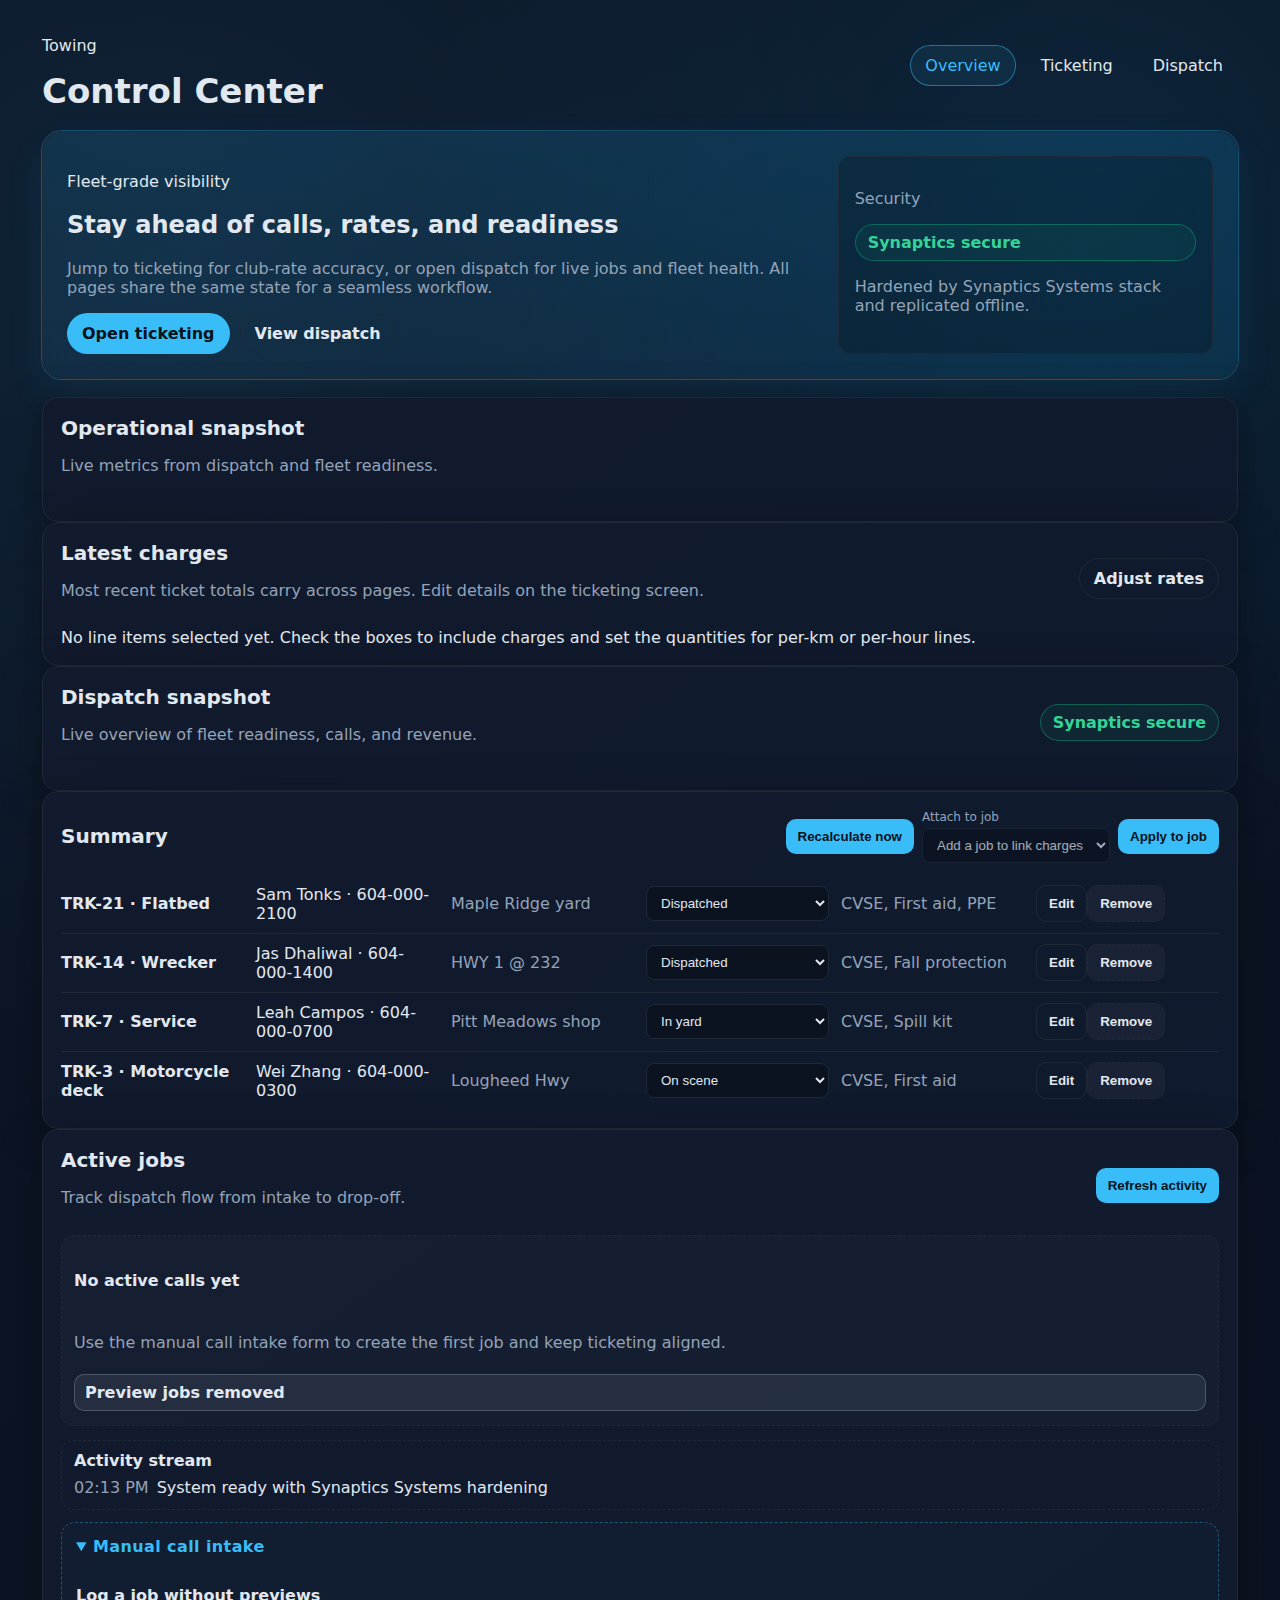
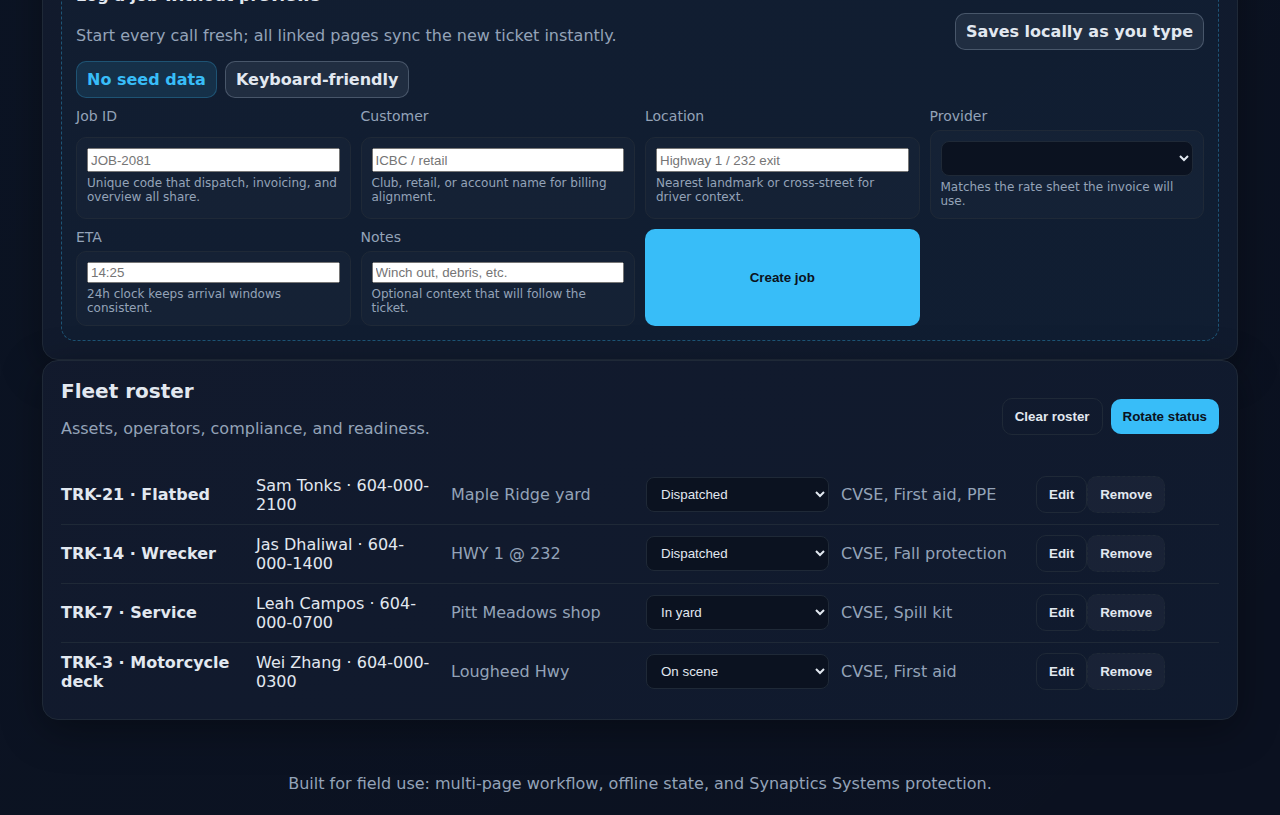
<file: index.html>
<!doctype html>
<html lang="en">
<head>
  <meta charset="UTF-8" />
  <meta name="viewport" content="width=device-width, initial-scale=1.0" />
  <title> Towing Control Center</title>
  <link rel="stylesheet" href="styles.css" />
</head>
<body>
  <header class="site-header">
    <div>
      <p class="eyebrow">Towing</p>
      <h1>Control Center</h1>
    </div>
    <nav class="nav">
      <a class="active" href="index.html">Overview</a>
      <a href="operations.html">Ticketing</a>
      <a href="dispatch.html">Dispatch</a>
    </nav>
  </header>

  <main class="page">
    <section class="hero">
      <div>
        <p class="eyebrow">Fleet-grade visibility</p>
        <h2>Stay ahead of calls, rates, and readiness</h2>
        <p class="muted">Jump to ticketing for club-rate accuracy, or open dispatch for live jobs and fleet health. All pages share the same state for a seamless workflow.</p>
        <div class="hero-actions">
          <a class="button" href="operations.html">Open ticketing</a>
          <a class="button secondary" href="dispatch.html">View dispatch</a>
        </div>
      </div>
      <div class="hero-card">
        <p class="muted">Security</p>
        <div class="status-pill secure-status" title="Synaptics Systems security posture">Synaptics secure</div>
        <p class="muted">Hardened by Synaptics Systems stack and replicated offline.</p>
      </div>
    </section>

    <section class="card">
      <div class="card-header">
        <div>
          <h2>Operational snapshot</h2>
          <p class="muted">Live metrics from dispatch and fleet readiness.</p>
        </div>
      </div>
      <div class="snapshot-grid"></div>
    </section>

    <section class="card">
      <div class="card-header">
        <div>
          <h2>Latest charges</h2>
          <p class="muted">Most recent ticket totals carry across pages. Edit details on the ticketing screen.</p>
        </div>
        <a class="button secondary" href="operations.html">Adjust rates</a>
      </div>
      <div class="summary-panel"></div>
    </section>

    <section class="card">
      <div class="card-header">
        <div>
          <h2>Dispatch snapshot</h2>
          <p class="muted">Live overview of fleet readiness, calls, and revenue.</p>
        </div>
        <div class="status-pill secure-status" title="Synaptics Systems security posture">Synaptics secure</div>
      </div>

      <div class="snapshot-grid"></div>
    </section>

    <section class="card">
      <div class="card-header">
        <h2>Summary</h2>
        <div class="summary-actions">
          <button class="recalculate" type="button">Recalculate now</button>
          <label class="job-link">
            Attach to job
            <select class="job-select"></select>
          </label>
          <button class="attach-to-job" type="button" class="secondary">Apply to job</button>
        </div>
      </div>
      <div class="fleet-roster"></div>
    </section>

    <section class="card">
      <div class="card-header">
        <div>
          <h2>Active jobs</h2>
          <p class="muted">Track dispatch flow from intake to drop-off.</p>
        </div>
        <button class="log-activity" type="button" class="secondary">Refresh activity</button>
      </div>
      <div class="job-board"></div>

      <details class="custom-add call-intake" open>
        <summary>Manual call intake</summary>
        <div class="intake-header">
          <div>
            <h4>Log a job without previews</h4>
            <p class="muted">Start every call fresh; all linked pages sync the new ticket instantly.</p>
            <div class="pill-row">
              <span class="pill">No seed data</span>
              <span class="pill muted-pill">Keyboard-friendly</span>
            </div>
          </div>
          <div class="pill muted-pill">Saves locally as you type</div>
        </div>
        <form class="job-form intake-grid">
          <label class="field-label">Job ID
            <div class="field-stack">
              <input name="id" required placeholder="JOB-2081" />
              <span class="input-hint">Unique code that dispatch, invoicing, and overview all share.</span>
            </div>
          </label>
          <label class="field-label">Customer
            <div class="field-stack">
              <input name="customer" required placeholder="ICBC / retail" />
              <span class="input-hint">Club, retail, or account name for billing alignment.</span>
            </div>
          </label>
          <label class="field-label">Location
            <div class="field-stack">
              <input name="location" required placeholder="Highway 1 / 232 exit" />
              <span class="input-hint">Nearest landmark or cross-street for driver context.</span>
            </div>
          </label>
          <label class="field-label">Provider
            <div class="field-stack">
              <select name="provider" required></select>
              <span class="input-hint">Matches the rate sheet the invoice will use.</span>
            </div>
          </label>
          <label class="field-label">ETA
            <div class="field-stack">
              <input name="eta" required placeholder="14:25" />
              <span class="input-hint">24h clock keeps arrival windows consistent.</span>
            </div>
          </label>
          <label class="field-label">Notes
            <div class="field-stack">
              <input name="notes" placeholder="Winch out, debris, etc." />
              <span class="input-hint">Optional context that will follow the ticket.</span>
            </div>
          </label>
          <button type="submit">Create job</button>
        </form>
      </details>
    </section>

    <section class="card">
      <div class="card-header">
        <div>
          <h2>Fleet roster</h2>
          <p class="muted">Assets, operators, compliance, and readiness.</p>
        </div>
        <div class="summary-actions">
          <button class="clear-roster secondary" type="button">Clear roster</button>
          <button class="rotate-roster" type="button" class="secondary">Rotate status</button>
        </div>
      </div>
      <div class="fleet-roster"></div>
    </section>

  </main>

  <footer class="footer">Built for field use: multi-page workflow, offline state, and Synaptics Systems protection.</footer>
  <script src="main.js"></script>
</body>
</html>
</file>
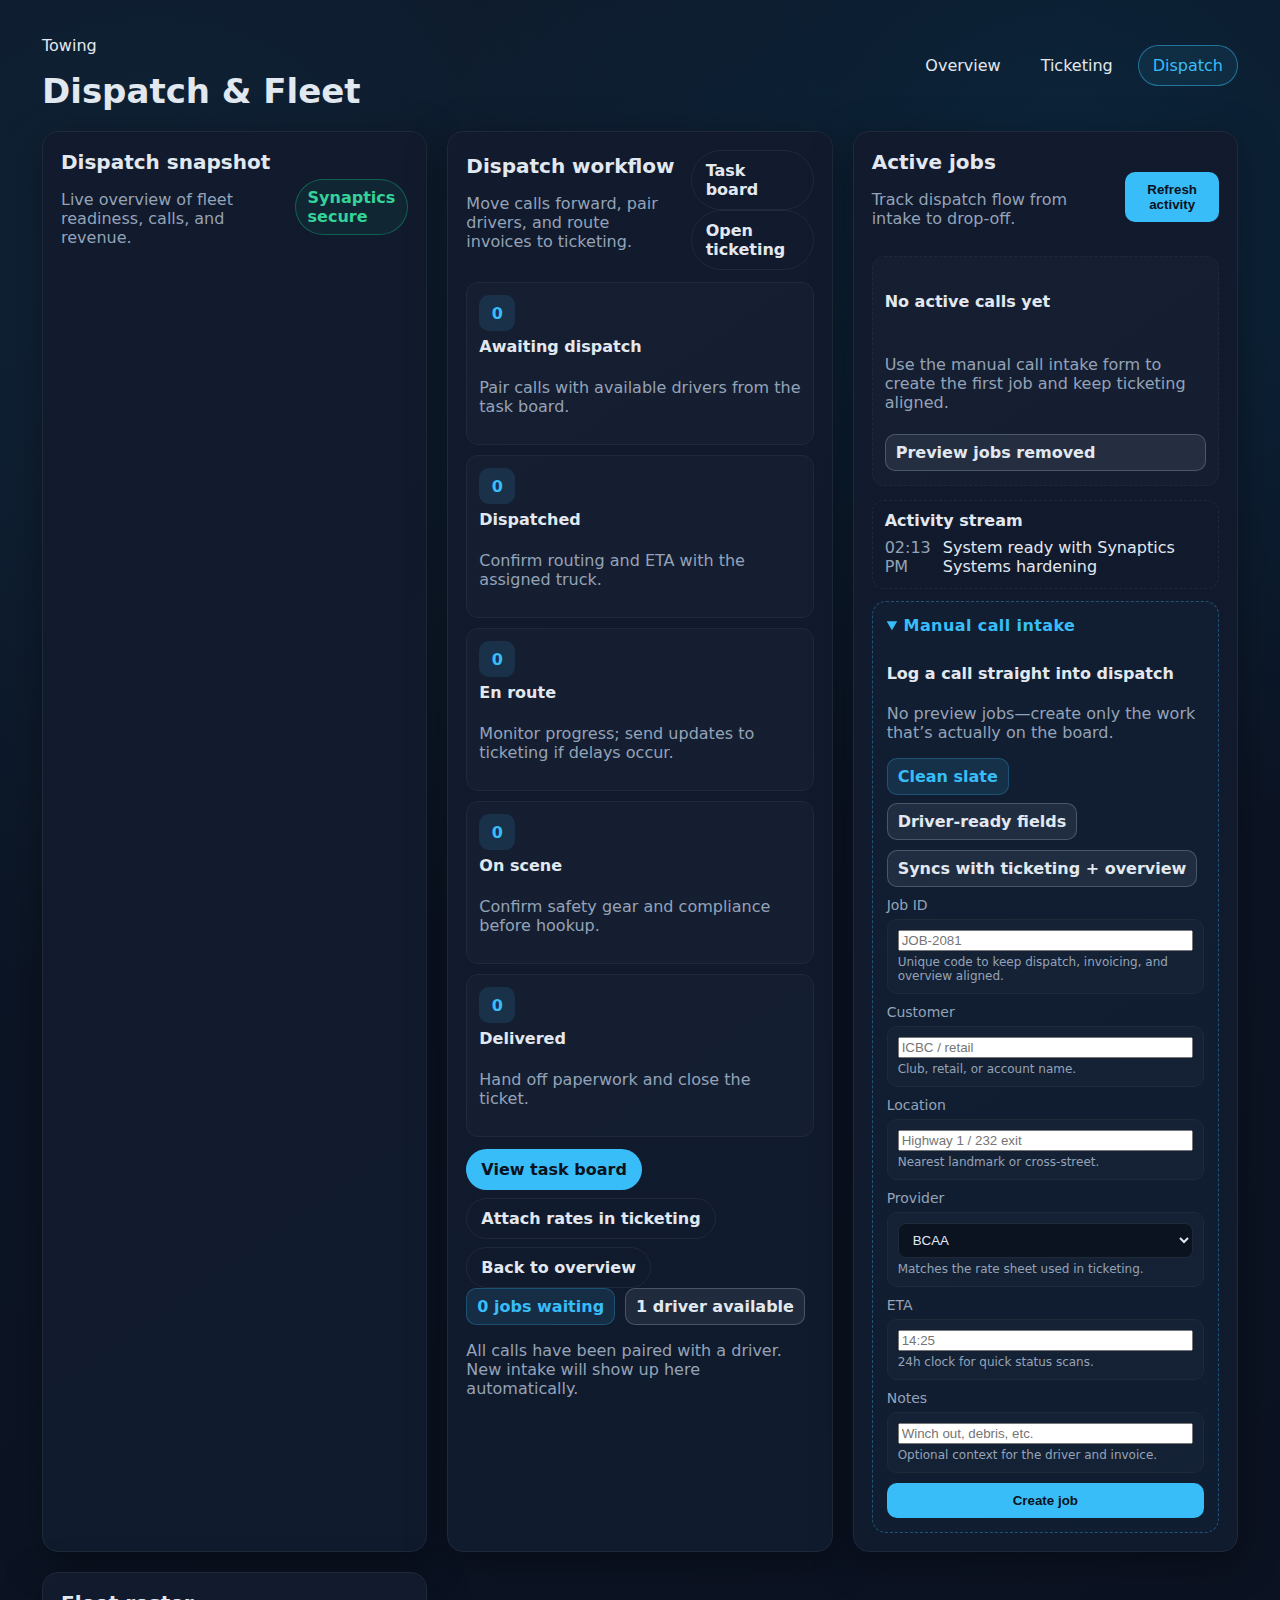
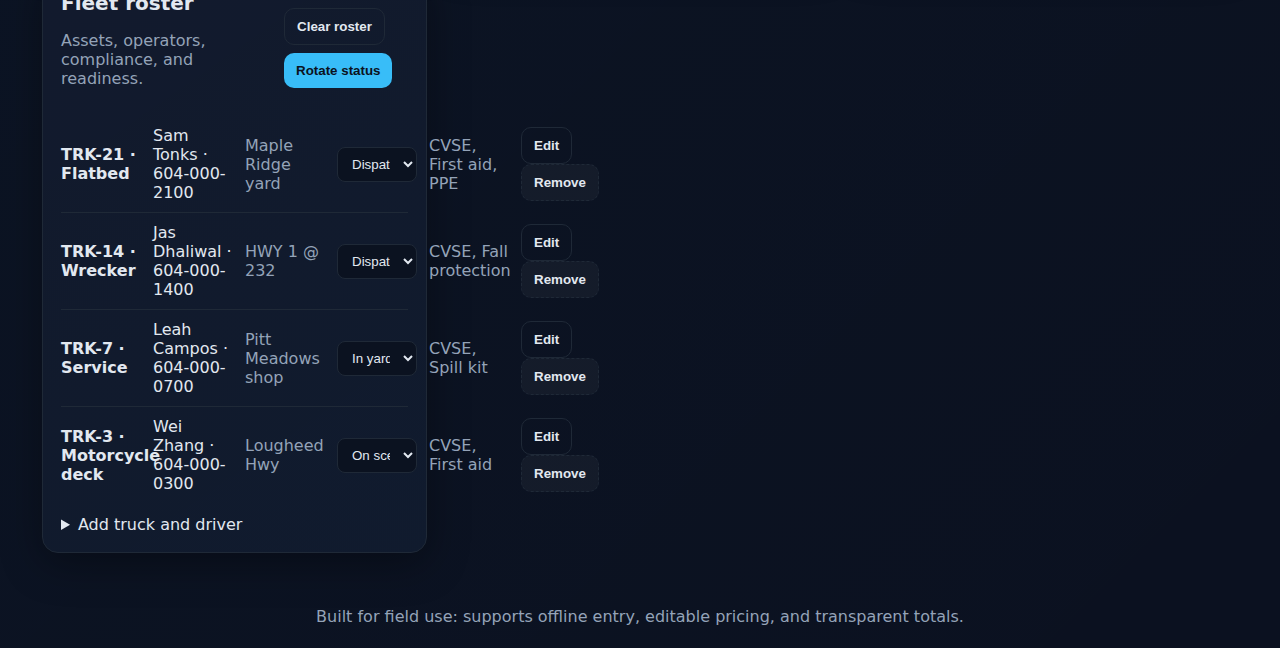
<file: dispatch.html>
<!doctype html>
<html lang="en">
<head>
  <meta charset="UTF-8" />
  <meta name="viewport" content="width=device-width, initial-scale=1.0" />
  <title>Towing Dispatch</title>
  <link rel="stylesheet" href="styles.css" />
</head>
<body>
  <header class="site-header">
    <div>
      <p class="eyebrow">Towing</p>
      <h1>Dispatch & Fleet</h1>
    </div>
    <nav class="nav">
      <a href="index.html">Overview</a>
      <a href="operations.html">Ticketing</a>
      <a class="active" href="dispatch.html">Dispatch</a>
    </nav>
  </header>

  <main class="page layout">
    <section class="card">
      <div class="card-header">
        <div>
          <h2>Dispatch snapshot</h2>
          <p class="muted">Live overview of fleet readiness, calls, and revenue.</p>
        </div>
        <div class="status-pill secure-status" title="Synaptics Systems security posture">Synaptics secure</div>
      </div>
      <div class="snapshot-grid"></div>
    </section>

  

    <section class="card dispatch-board">
      <div class="card-header">
        <div>
          <h2>Dispatch workflow</h2>
          <p class="muted">Move calls forward, pair drivers, and route invoices to ticketing.</p>
        </div>
        <div class="dispatch-actions">
          <a class="button secondary" href="#dispatchTasks">Task board</a>
          <a class="button secondary" href="operations.html">Open ticketing</a>
        </div>
      </div>

      <div class="dispatch-columns">
        <div class="workflow-panel">
          <div id="workflowBoard"></div>
        </div>
        <div class="task-panel" id="dispatchTasks">
          <header class="panel-header">
            <div>
              <h3>Driver pairing queue</h3>
              <p class="muted">Outstanding calls waiting for assignment and ETA confirmation.</p>
            </div>
            <div class="status-pill" title="Calls needing pairing">Needs driver</div>
          </header>
        </div>
      </div>
    </section>

    <section class="card">
      <div class="card-header">
        <div>
          <h2>Active jobs</h2>
          <p class="muted">Track dispatch flow from intake to drop-off.</p>
        </div>
        <button class="log-activity" type="button" class="secondary">Refresh activity</button>
      </div>
      <div class="job-board"></div>

      <details class="custom-add call-intake" open>
        <summary>Manual call intake</summary>
        <div class="intake-header">
          <div>
            <h4>Log a call straight into dispatch</h4>
            <p class="muted">No preview jobs—create only the work that’s actually on the board.</p>
            <div class="pill-row">
              <span class="pill">Clean slate</span>
              <span class="pill muted-pill">Driver-ready fields</span>
            </div>
          </div>
          <div class="pill muted-pill">Syncs with ticketing + overview</div>
        </div>
        <form id="jobForm" class="job-form intake-grid">
          <label class="field-label">Job ID
            <div class="field-stack">
              <input name="id" required placeholder="JOB-2081" />
              <span class="input-hint">Unique code to keep dispatch, invoicing, and overview aligned.</span>
            </div>
          </label>
          <label class="field-label">Customer
            <div class="field-stack">
              <input name="customer" required placeholder="ICBC / retail" />
              <span class="input-hint">Club, retail, or account name.</span>
            </div>
          </label>
          <label class="field-label">Location
            <div class="field-stack">
              <input name="location" required placeholder="Highway 1 / 232 exit" />
              <span class="input-hint">Nearest landmark or cross-street.</span>
            </div>
          </label>
          <label class="field-label">Provider
            <div class="field-stack">
              <select name="provider" required></select>
              <span class="input-hint">Matches the rate sheet used in ticketing.</span>
            </div>
          </label>
          <label class="field-label">ETA
            <div class="field-stack">
              <input name="eta" required placeholder="14:25" />
              <span class="input-hint">24h clock for quick status scans.</span>
            </div>
          </label>
          <label class="field-label">Notes
            <div class="field-stack">
              <input name="notes" placeholder="Winch out, debris, etc." />
              <span class="input-hint">Optional context for the driver and invoice.</span>
            </div>
          </label>
          <button type="submit">Create job</button>
        </form>
      </details>
    </section>

    <section class="card">
      <div class="card-header">
        <div>
          <h2>Fleet roster</h2>
          <p class="muted">Assets, operators, compliance, and readiness.</p>
        </div>
        <div class="summary-actions">
          <button class="clear-roster secondary" type="button">Clear roster</button>
          <button class="rotate-roster" type="button" class="secondary">Rotate status</button>
        </div>
      </div>
      <div id="fleet"></div>
      <details class="custom-add">
        <summary>Add truck and driver</summary>
        <form id="addFleetForm" class="custom-form two-col">
          <div class="fleet-form-mode">Add truck and driver</div>
          <label>Truck ID<input name="id" required placeholder="TRK-45" /></label>
          <label>Truck type<input name="type" required placeholder="Flatbed / Wrecker / Service" /></label>
          <label>Driver name<input name="operator" required placeholder="Avery Stone" /></label>
          <label>Driver contact<input name="contact" placeholder="604-555-1234" /></label>
          <label>Current location<input name="location" required placeholder="Maple Ridge yard" /></label>
          <label>Status
            <select name="status">
              <option value="available">Available</option>
              <option value="in_yard">In yard</option>
              <option value="dispatched">Dispatched</option>
              <option value="on_scene">On scene</option>
            </select>
          </label>
          <label>Compliance tags<input name="compliance" placeholder="CVSE, PPE, First aid" /></label>
          <div class="form-actions">
            <button type="submit">Add to roster</button>
            <button type="button" class="secondary cancel-fleet-edit">Cancel edit</button>
          </div>
        </form>
      </details>
    </section>
  </main>

  <footer class="footer">Built for field use: supports offline entry, editable pricing, and transparent totals.</footer>
  <script src="main.js"></script>
</body>
</html>
</file>
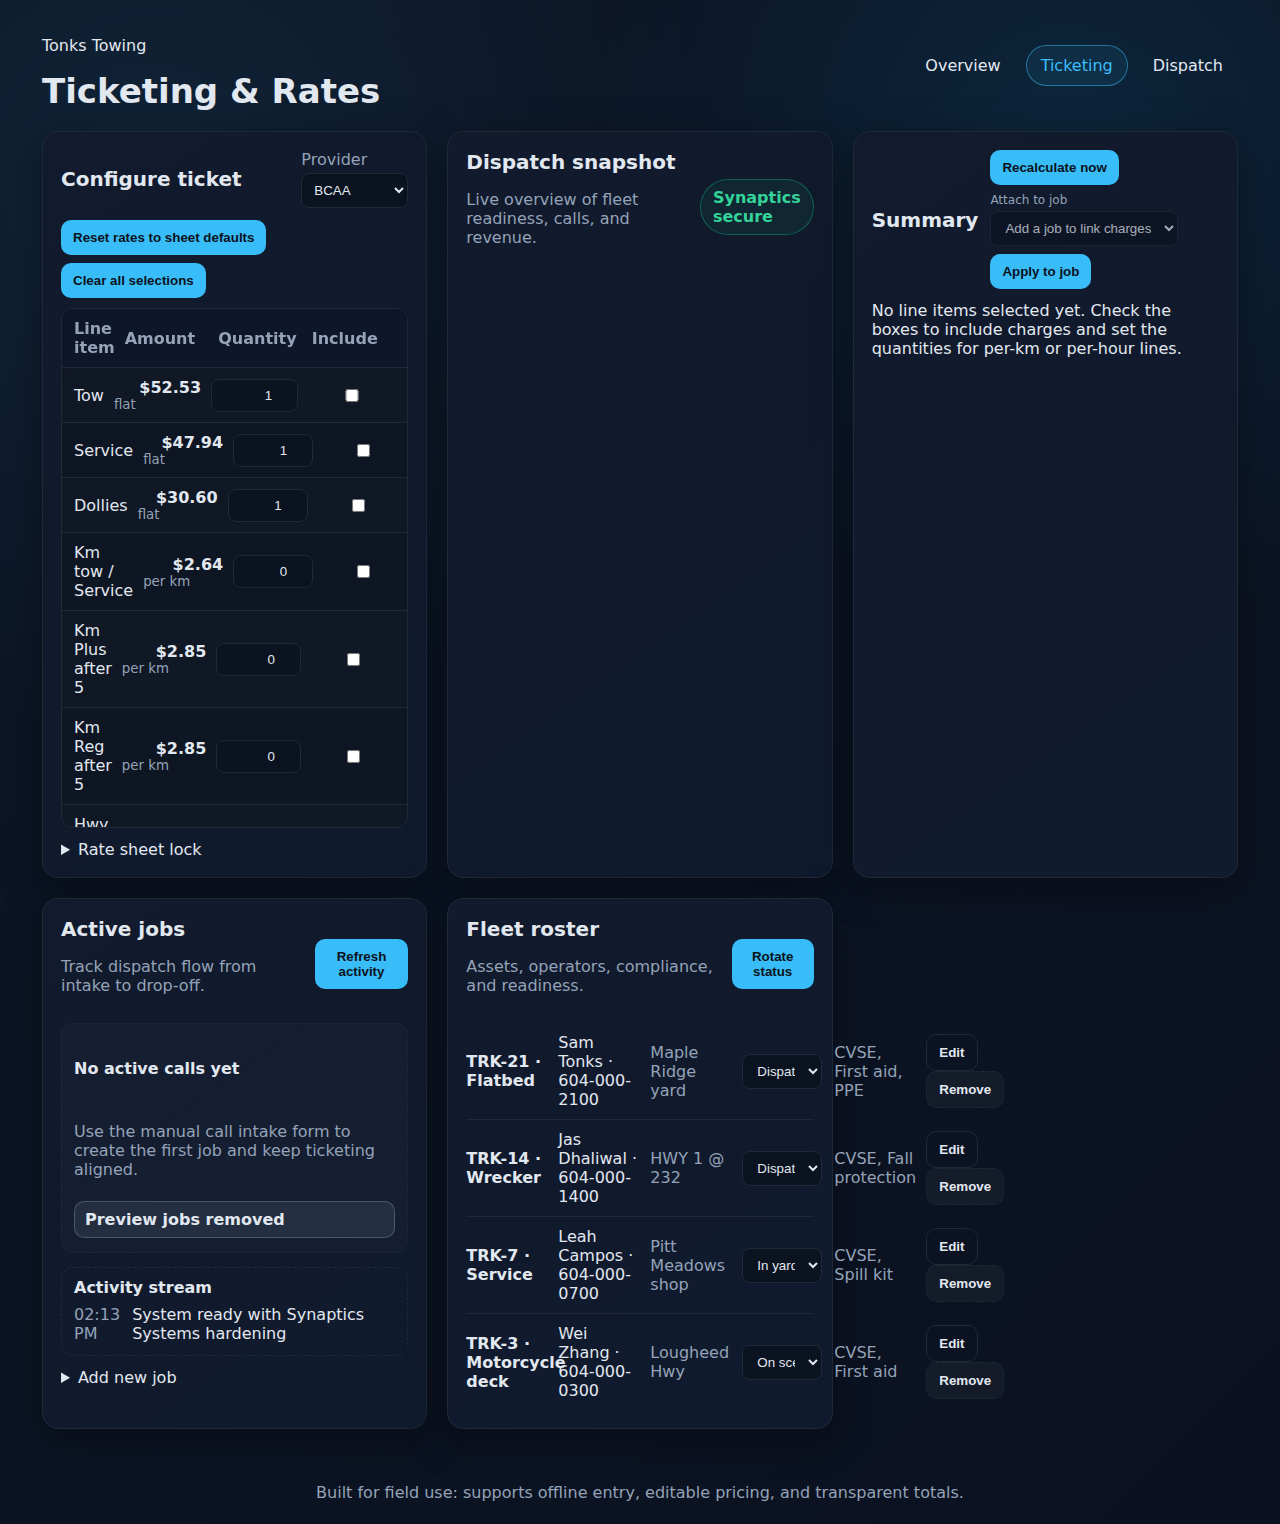
<file: operations.html>
<!doctype html>
<html lang="en">
<head>
  <meta charset="UTF-8" />
  <meta name="viewport" content="width=device-width, initial-scale=1.0" />
  <title>Tonks Towing Ticketing</title>
  <link rel="stylesheet" href="styles.css" />
</head>
<body>
  <header class="site-header">
    <div>
      <p class="eyebrow">Tonks Towing</p>
      <h1>Ticketing & Rates</h1>
    </div>
    <nav class="nav">
      <a href="index.html">Overview</a>
      <a class="active" href="operations.html">Ticketing</a>
      <a href="dispatch.html">Dispatch</a>
    </nav>
  </header>

  <main class="layout page">
    <section class="card">
      <div class="card-header">
        <h2>Configure ticket</h2>
        <div class="provider-select">
          <label for="provider">Provider</label>
          <select id="provider"></select>
        </div>
      </div>

      <div class="controls">
        <button id="resetRates" type="button">Reset rates to sheet defaults</button>
        <button id="clearSelection" type="button">Clear all selections</button>
      </div>

      <div class="rate-table" id="rateTable"></div>

      <details class="custom-add">
        <summary>Rate sheet lock</summary>
        <p class="muted locked-note">All rates follow the approved schedule and cannot be edited or extended with custom items.</p>
      </details>
    </section>

    <section class="card">
      <div class="card-header">
        <div>
          <h2>Dispatch snapshot</h2>
          <p class="muted">Live overview of fleet readiness, calls, and revenue.</p>
        </div>
        <div class="status-pill secure-status" title="Synaptics Systems security posture">Synaptics secure</div>
      </div>

      <div class="snapshot-grid"></div>
    </section>

    <section class="card">
      <div class="card-header">
        <h2>Summary</h2>
        <div class="summary-actions">
          <button class="recalculate" type="button">Recalculate now</button>
          <label class="job-link">
            Attach to job
            <select class="job-select"></select>
          </label>
          <button class="attach-to-job" type="button" class="secondary">Apply to job</button>
        </div>
      </div>
      <div class="summary-panel"></div>
    </section>

    <section class="card">
      <div class="card-header">
        <div>
          <h2>Active jobs</h2>
          <p class="muted">Track dispatch flow from intake to drop-off.</p>
        </div>
        <button class="log-activity" type="button" class="secondary">Refresh activity</button>
      </div>
      <div class="job-board"></div>

      <details class="custom-add">
        <summary>Add new job</summary>
        <form class="job-form custom-form two-col">
          <label>Job ID<input name="id" required placeholder="JOB-2081" /></label>
          <label>Customer<input name="customer" required placeholder="ICBC / retail" /></label>
          <label>Location<input name="location" required placeholder="Highway 1 / 232 exit" /></label>
          <label>Provider
            <select name="provider" required></select>
          </label>
          <label>ETA<input name="eta" required placeholder="14:25" /></label>
          <label>Notes<input name="notes" placeholder="Winch out, debris, etc." /></label>
          <button type="submit">Create job</button>
        </form>
      </details>
    </section>

    <section class="card">
      <div class="card-header">
        <div>
          <h2>Fleet roster</h2>
          <p class="muted">Assets, operators, compliance, and readiness.</p>
        </div>
        <button class="rotate-roster" type="button" class="secondary">Rotate status</button>
      </div>
      <div class="fleet-roster"></div>
    </section>
  </main>

  <footer class="footer">Built for field use: supports offline entry, editable pricing, and transparent totals.</footer>

  <script src="main.js"></script>
</body>
</html>
</file>
<file: styles.css>
:root {
  --bg: #0b1120;
  --card: #0f172a;
  --panel: #111827;
  --accent: #38bdf8;
  --accent-strong: #0ea5e9;
  --text: #e2e8f0;
  --muted: #94a3b8;
  --border: #1f2937;
  --shadow: 0 10px 40px rgba(0, 0, 0, 0.35);
  --glow: 0 0 0 1px rgba(56, 189, 248, 0.3), 0 16px 40px rgba(56, 189, 248, 0.08);
  font-family: "Inter", system-ui, -apple-system, BlinkMacSystemFont, "Segoe UI", sans-serif;
}

* { box-sizing: border-box; }
body {
  margin: 0;
  background:
    radial-gradient(circle at 12% 12%, rgba(56, 189, 248, 0.08), transparent 32%),
    radial-gradient(circle at 84% 10%, rgba(14, 165, 233, 0.12), transparent 28%),
    linear-gradient(135deg, rgba(56, 189, 248, 0.03), rgba(14, 165, 233, 0)),
    var(--bg);
  color: var(--text);
  min-height: 100vh;
}

h1 { margin: 0; font-size: clamp(24px, 4vw, 34px); }
.subtitle { margin: 6px 0 0; color: var(--muted); }
.muted { color: var(--muted); }

.badge {
  padding: 10px 14px;
  border-radius: 999px;
  background: rgba(56, 189, 248, 0.14);
  color: var(--accent);
  font-weight: 600;
  border: 1px solid rgba(56, 189, 248, 0.35);
  white-space: nowrap;
}
.badge-soft {
  padding: 6px 10px;
  border-radius: 999px;
  background: rgba(255, 255, 255, 0.04);
  border: 1px solid var(--border);
  font-weight: 700;
  color: var(--text);
}

.site-header {
  padding: 20px clamp(16px, 4vw, 42px);
  display: flex;
  align-items: center;
  justify-content: space-between;
  gap: 12px;
}

.nav { display: flex; gap: 10px; flex-wrap: wrap; }
.nav a {
  color: var(--text);
  text-decoration: none;
  padding: 10px 14px;
  border-radius: 999px;
  border: 1px solid transparent;
  transition: border 120ms ease, background 120ms ease;
}
.nav a:hover { border-color: var(--border); }
.nav a.active { border-color: rgba(56, 189, 248, 0.5); color: var(--accent); background: rgba(56, 189, 248, 0.08); }

.page { padding: 0 clamp(16px, 4vw, 42px) 32px; }

.hero {
  background: linear-gradient(120deg, rgba(56, 189, 248, 0.08), rgba(14, 165, 233, 0.12)),
    linear-gradient(180deg, rgba(14, 165, 233, 0.06), rgba(14, 165, 233, 0));
  border: 1px solid var(--border);
  border-radius: 20px;
  padding: 24px;
  display: grid;
  grid-template-columns: 2fr 1fr;
  gap: 20px;
  margin-bottom: 18px;
  box-shadow: var(--glow);
}

.hero-card {
  padding: 16px;
  border-radius: 12px;
  border: 1px solid var(--border);
  background: rgba(0, 0, 0, 0.2);
}

.hero-actions { display: flex; gap: 10px; flex-wrap: wrap; margin-top: 12px; }
.button {
  background: var(--accent);
  color: #0b1220;
  border-radius: 999px;
  padding: 10px 14px;
  text-decoration: none;
  font-weight: 700;
  display: inline-flex;
  border: 1px solid transparent;
}
.button.secondary { background: transparent; color: var(--text); border-color: var(--border); }

.layout {
  display: grid;
  grid-template-columns: repeat(auto-fit, minmax(360px, 1fr));
  gap: 20px;
  padding: 0 clamp(16px, 4vw, 42px) 32px;
}

.card {
  background: linear-gradient(145deg, rgba(255, 255, 255, 0.01), rgba(56, 189, 248, 0.02)), var(--card);
  border: 1px solid var(--border);
  border-radius: 16px;
  box-shadow: var(--shadow);
  padding: 18px;
}

.card-header {
  display: flex;
  align-items: center;
  justify-content: space-between;
  gap: 12px;
  margin-bottom: 12px;
}

.card h2 { margin: 0; font-size: 20px; }

.summary-actions { display: flex; gap: 8px; align-items: center; flex-wrap: wrap; }
.job-link { display: grid; gap: 4px; font-size: 12px; color: var(--muted); }
.job-link select { min-width: 180px; }
.status-pill {
  padding: 8px 12px;
  border-radius: 999px;
  border: 1px solid rgba(16, 185, 129, 0.4);
  color: #34d399;
  background: rgba(16, 185, 129, 0.08);
  font-weight: 700;
}

.snapshot-grid {
  display: grid;
  grid-template-columns: repeat(auto-fit, minmax(160px, 1fr));
  gap: 10px;
}

.snapshot-item {
  padding: 12px;
  border: 1px solid var(--border);
  border-radius: 12px;
  background: rgba(255, 255, 255, 0.02);
}

.snapshot-value { font-size: 24px; }

.job-list { display: grid; gap: 10px; }
.job-card {
  border: 1px solid var(--border);
  border-radius: 12px;
  padding: 12px;
  background: rgba(255, 255, 255, 0.02);
}
.job-card-header { display: flex; justify-content: space-between; align-items: center; margin-bottom: 4px; }
.job-meta { display: grid; gap: 4px; margin-bottom: 6px; }
.job-actions { display: flex; justify-content: space-between; align-items: center; gap: 8px; }

.activity-log {
  border: 1px dashed var(--border);
  border-radius: 12px;
  padding: 10px 12px;
  margin-top: 14px;
}
.activity-title { font-weight: 700; margin-bottom: 6px; }
.activity-line { display: flex; gap: 8px; align-items: center; padding: 2px 0; }

.task-summary { display: flex; gap: 10px; flex-wrap: wrap; margin-bottom: 12px; }
.pill {
  padding: 8px 10px;
  border-radius: 10px;
  background: rgba(56, 189, 248, 0.12);
  color: var(--accent);
  border: 1px solid rgba(56, 189, 248, 0.25);
  font-weight: 700;
}
.pill.muted-pill {
  background: rgba(148, 163, 184, 0.12);
  color: var(--text);
  border-color: rgba(148, 163, 184, 0.35);
}

.task-board { display: grid; gap: 12px; }
.task-card { 
  border: 1px solid var(--border);
  border-radius: 12px;
  padding: 12px;
  background: rgba(255, 255, 255, 0.02);
}
.task-card-header { display: flex; justify-content: space-between; align-items: center; margin-bottom: 6px; }
.task-meta { display: grid; gap: 4px; margin-bottom: 10px; }
.task-controls { display: flex; flex-wrap: wrap; gap: 8px; align-items: center; }
.driver-select { min-width: 200px; }

.invoice-grid {
  display: grid;
  grid-template-columns: 1.2fr 1fr;
  gap: 16px;
  align-items: start;
}

.invoice-job {
  border: 1px solid var(--border);
  border-radius: 12px;
  padding: 12px;
  background: rgba(255, 255, 255, 0.02);
  display: grid;
  gap: 8px;
}

.invoice-job .meta { display: grid; gap: 4px; }
.invoice-tags { display: flex; gap: 8px; flex-wrap: wrap; align-items: center; }
.invoice-summary h3 { margin: 0 0 8px; }
.invoice-controls { display: flex; gap: 8px; flex-wrap: wrap; margin-top: 10px; }
.invoice-status { color: var(--muted); font-weight: 700; }

.ledger-card {
  background: linear-gradient(120deg, rgba(56, 189, 248, 0.08), rgba(14, 165, 233, 0.02)), var(--panel);
  border: 1px solid rgba(56, 189, 248, 0.25);
}

.database-panel {
  display: grid;
  gap: 10px;
}

.database-row {
  display: flex;
  align-items: center;
  justify-content: space-between;
  gap: 12px;
  padding: 12px;
  border-radius: 12px;
  border: 1px solid var(--border);
  background: rgba(255, 255, 255, 0.03);
}

.database-row strong { font-size: 18px; }
.database-meta { color: var(--muted); font-size: 14px; }
.ledger-actions { display: flex; gap: 10px; flex-wrap: wrap; margin-top: 12px; }
.ledger-status { border-color: rgba(56, 189, 248, 0.45); color: var(--accent); background: rgba(56, 189, 248, 0.08); }

.data-entry-card { background: linear-gradient(135deg, rgba(56, 189, 248, 0.06), rgba(14, 165, 233, 0.04)), var(--card); }
.data-entry-grid {
  display: grid;
  grid-template-columns: repeat(auto-fit, minmax(240px, 1fr));
  gap: 12px;
}
.data-entry-block {
  border: 1px solid var(--border);
  border-radius: 12px;
  padding: 12px;
  background: rgba(255, 255, 255, 0.02);
  display: grid;
  gap: 8px;
}
.data-entry-block h3 { margin: 0; }
.pill-list { list-style: none; margin: 0; padding: 0; display: flex; flex-wrap: wrap; gap: 8px; }
.data-entry-meta { display: grid; gap: 8px; }
.data-stat { display: grid; gap: 4px; padding: 10px; border-radius: 10px; border: 1px dashed var(--border); }

.configure-card { display: grid; gap: 14px; }
.configure-grid {
  display: grid;
  grid-template-columns: minmax(260px, 320px) 1fr;
  gap: 14px;
}

.configure-sidebar {
  border: 1px solid var(--border);
  border-radius: 12px;
  padding: 12px;
  background: rgba(255, 255, 255, 0.02);
  display: grid;
  gap: 10px;
  align-content: start;
}

.pill-row { display: flex; gap: 8px; flex-wrap: wrap; margin-top: 8px; }
.rate-meta { font-weight: 700; color: var(--accent); }
.search-label { display: grid; gap: 6px; color: var(--muted); font-size: 14px; }
.toggle-row { display: flex; gap: 8px; align-items: center; color: var(--text); font-weight: 700; }
.compact-hint { font-size: 12px; }
.rate-table-shell { display: grid; gap: 8px; }

.input-hint { color: var(--muted); font-size: 12px; }

.handoff-panel {
  border: 1px dashed var(--border);
  border-radius: 12px;
  padding: 12px;
  background: rgba(255, 255, 255, 0.02);
  display: grid;
  gap: 8px;
}

.handoff-meta { display: flex; gap: 8px; flex-wrap: wrap; }

.fleet-row {
  display: grid;
  grid-template-columns: repeat(6, minmax(80px, 1fr));
  gap: 12px;
  padding: 10px 0;
  border-bottom: 1px solid var(--border);
  align-items: center;
}
.fleet-row:last-child { border-bottom: none; }
.fleet-id { font-weight: 700; }
.status { color: var(--accent); font-weight: 700; }
.fleet-actions { color: var(--muted); font-weight: 700; }

.two-col { grid-template-columns: repeat(auto-fit, minmax(220px, 1fr)); }

.provider-select label { display: block; color: var(--muted); margin-bottom: 4px; }
.provider-select select { width: 100%; padding: 8px; border-radius: 8px; border: 1px solid var(--border); background: #0b1220; color: var(--text); }

.controls { display: flex; gap: 8px; flex-wrap: wrap; margin-bottom: 10px; }
.configure-sidebar .controls { flex-direction: column; }
button {
  background: var(--accent);
  color: #0b1220;
  border: none;
  border-radius: 10px;
  padding: 10px 12px;
  font-weight: 700;
  cursor: pointer;
  transition: transform 120ms ease, box-shadow 120ms ease, background 120ms ease;
}
button:hover { transform: translateY(-1px); box-shadow: 0 8px 18px rgba(56, 189, 248, 0.25); }
button:active { transform: translateY(0); }
button.secondary { background: transparent; color: var(--text); border: 1px solid var(--border); }
button.ghost { background: rgba(255, 255, 255, 0.04); color: var(--text); border: 1px dashed var(--border); }

.rate-table {
  border: 1px solid var(--border);
  border-radius: 12px;
  overflow: auto;
  max-height: 520px;
  background: rgba(0, 0, 0, 0.25);
  scroll-behavior: smooth;
}

.rate-row {
  display: grid;
  grid-template-columns: 1fr repeat(3, minmax(80px, 120px));
  gap: 10px;
  padding: 10px 12px;
  align-items: center;
  background: rgba(255, 255, 255, 0.01);
  border-bottom: 1px solid var(--border);
}

.rate-row:nth-child(2n) { background: rgba(255, 255, 255, 0.02); }

.rate-row:first-child {
  position: sticky;
  top: 0;
  background: rgba(15, 23, 42, 0.95);
  z-index: 1;
}

.rate-row header { font-weight: 700; color: var(--muted); }
.rate-row label { display: flex; align-items: center; gap: 8px; }

input[type="number"], input[type="text"], select {
  width: 100%;
  padding: 8px 10px;
  border-radius: 8px;
  border: 1px solid var(--border);
  background: #0b1220;
  color: var(--text);
}

.rate-row .amount, .rate-row .qty { text-align: right; }
.amount-display {
  font-weight: 700;
  text-align: right;
}

.summary-line { display: flex; justify-content: space-between; padding: 8px 0; border-bottom: 1px dashed var(--border); }
.summary-line strong { font-weight: 700; }
.summary-line:last-child { border-bottom: none; }

.total { font-size: 24px; font-weight: 800; margin-top: 10px; }

.footer { text-align: center; padding: 22px 12px; color: var(--muted); }

.custom-add { margin-top: 12px; }
.custom-form { display: grid; gap: 8px; margin-top: 8px; }
.custom-form label { display: grid; gap: 4px; font-size: 14px; color: var(--muted); }
.locked-note {
  border: 1px dashed var(--border);
  border-radius: 10px;
  padding: 10px 12px;
  background: rgba(255, 255, 255, 0.02);
}
.empty-state {
  border: 1px dashed var(--border);
  border-radius: 12px;
  padding: 14px 12px;
  display: grid;
  gap: 6px;
  background: rgba(255, 255, 255, 0.02);
}

.call-intake {
  border: 1px dashed rgba(56, 189, 248, 0.35);
  border-radius: 14px;
  padding: 14px;
  background: rgba(56, 189, 248, 0.02);
}

.call-intake summary {
  font-weight: 800;
  letter-spacing: 0.4px;
  color: var(--accent);
}

.intake-header {
  display: flex;
  justify-content: space-between;
  gap: 10px;
  flex-wrap: wrap;
  align-items: center;
  margin-top: 8px;
}

.intake-grid {
  display: grid;
  grid-template-columns: repeat(auto-fit, minmax(240px, 1fr));
  gap: 10px;
  margin-top: 10px;
}

.field-label {
  display: grid;
  gap: 6px;
  font-size: 14px;
  color: var(--muted);
}

.field-stack {
  display: grid;
  gap: 4px;
  padding: 10px;
  border: 1px solid var(--border);
  border-radius: 10px;
  background: rgba(255, 255, 255, 0.02);
}

.workflow-steps {
  display: grid;
  grid-template-columns: repeat(auto-fit, minmax(180px, 1fr));
  gap: 10px;
  margin-bottom: 12px;
}

.workflow-step {
  border: 1px solid var(--border);
  border-radius: 12px;
  padding: 12px;
  background: rgba(255, 255, 255, 0.02);
  display: grid;
  gap: 6px;
}

.workflow-count {
  width: 36px;
  height: 36px;
  display: grid;
  place-items: center;
  border-radius: 10px;
  background: rgba(56, 189, 248, 0.12);
  color: var(--accent);
  font-weight: 800;
}

.workflow-links { display: flex; gap: 8px; flex-wrap: wrap; }

@media (max-width: 720px) {
  .hero { grid-template-columns: 1fr; }
  .site-header { flex-direction: column; align-items: flex-start; }
  .rate-row { grid-template-columns: repeat(2, 1fr); }
  .rate-row header:nth-child(n+3) { display: none; }
  .controls { flex-direction: column; }
  .invoice-grid { grid-template-columns: 1fr; }
  .configure-grid { grid-template-columns: 1fr; }
}
</file>
